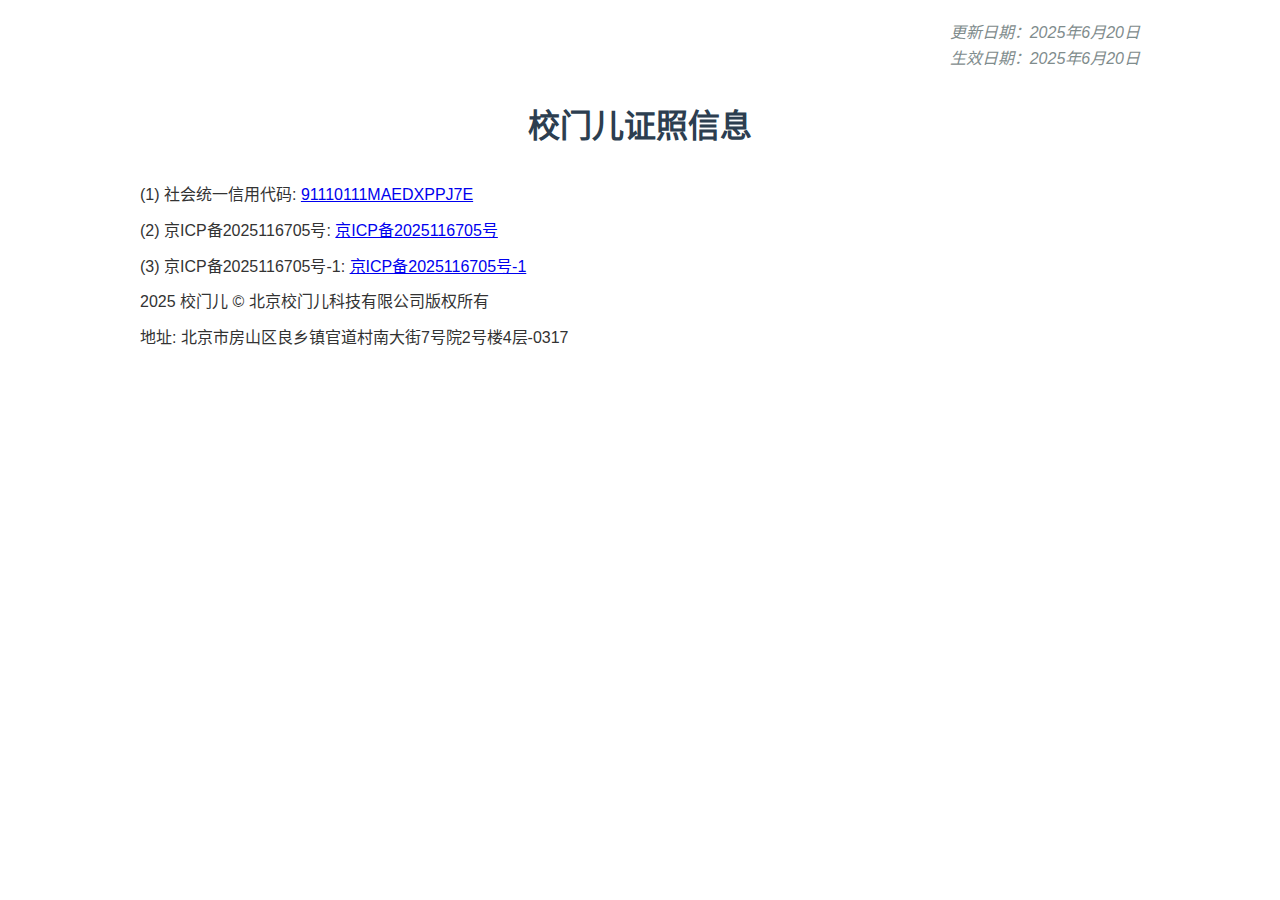
<file: certificate.html>
<!DOCTYPE html>
<html lang="zh-CN">
<head>
    <meta charset="UTF-8">
    <meta name="viewport" content="width=device-width, initial-scale=1.0">
    <title>校门儿证照信息</title>
    <style>
        body {
            font-family: Arial, sans-serif;
            line-height: 1.6;
            margin: 0;
            padding: 20px;
            color: #333;
            max-width: 1000px;
            margin: 0 auto;
        }
        h1 {
            text-align: center;
            margin-bottom: 30px;
            color: #2c3e50;
        }
        h2 {
            color: #3498db;
            margin-top: 30px;
            padding-bottom: 5px;
            border-bottom: 1px solid #eee;
        }
        p {
            margin: 10px 0;
        }
        ul, ol {
            margin: 15px 0;
            padding-left: 30px;
        }
        li {
            margin-bottom: 8px;
        }
        .highlight {
            font-weight: bold;
        }
        .update-date {
            text-align: right;
            font-style: italic;
            color: #7f8c8d;
            margin-bottom: 30px;
        }
        .contact-info {
            background-color: #f9f9f9;
            padding: 15px;
            border-radius: 5px;
            margin-top: 20px;
        }
    </style>
</head>
<body>
    <div class="update-date">
        更新日期：2025年6月20日<br>
        生效日期：2025年6月20日
    </div>

    <h1>校门儿证照信息</h1>

    <p>(1) 社会统一信用代码: <a href="yyzz.png">91110111MAEDXPPJ7E</a></p>
    <p>(2) 京ICP备2025116705号: <a href="https://tsm.miit.gov.cn/dxxzsp/">京ICP备2025116705号</a></p>
    <p>(3) 京ICP备2025116705号-1: <a href="https://beian.miit.gov.cn/#/Integrated/index">京ICP备2025116705号-1</a></p>
    <p>2025 校门儿 © 北京校门儿科技有限公司版权所有</p>
    <p>地址: 北京市房山区良乡镇官道村南大街7号院2号楼4层-0317</p>
</body>
</html>
</file>
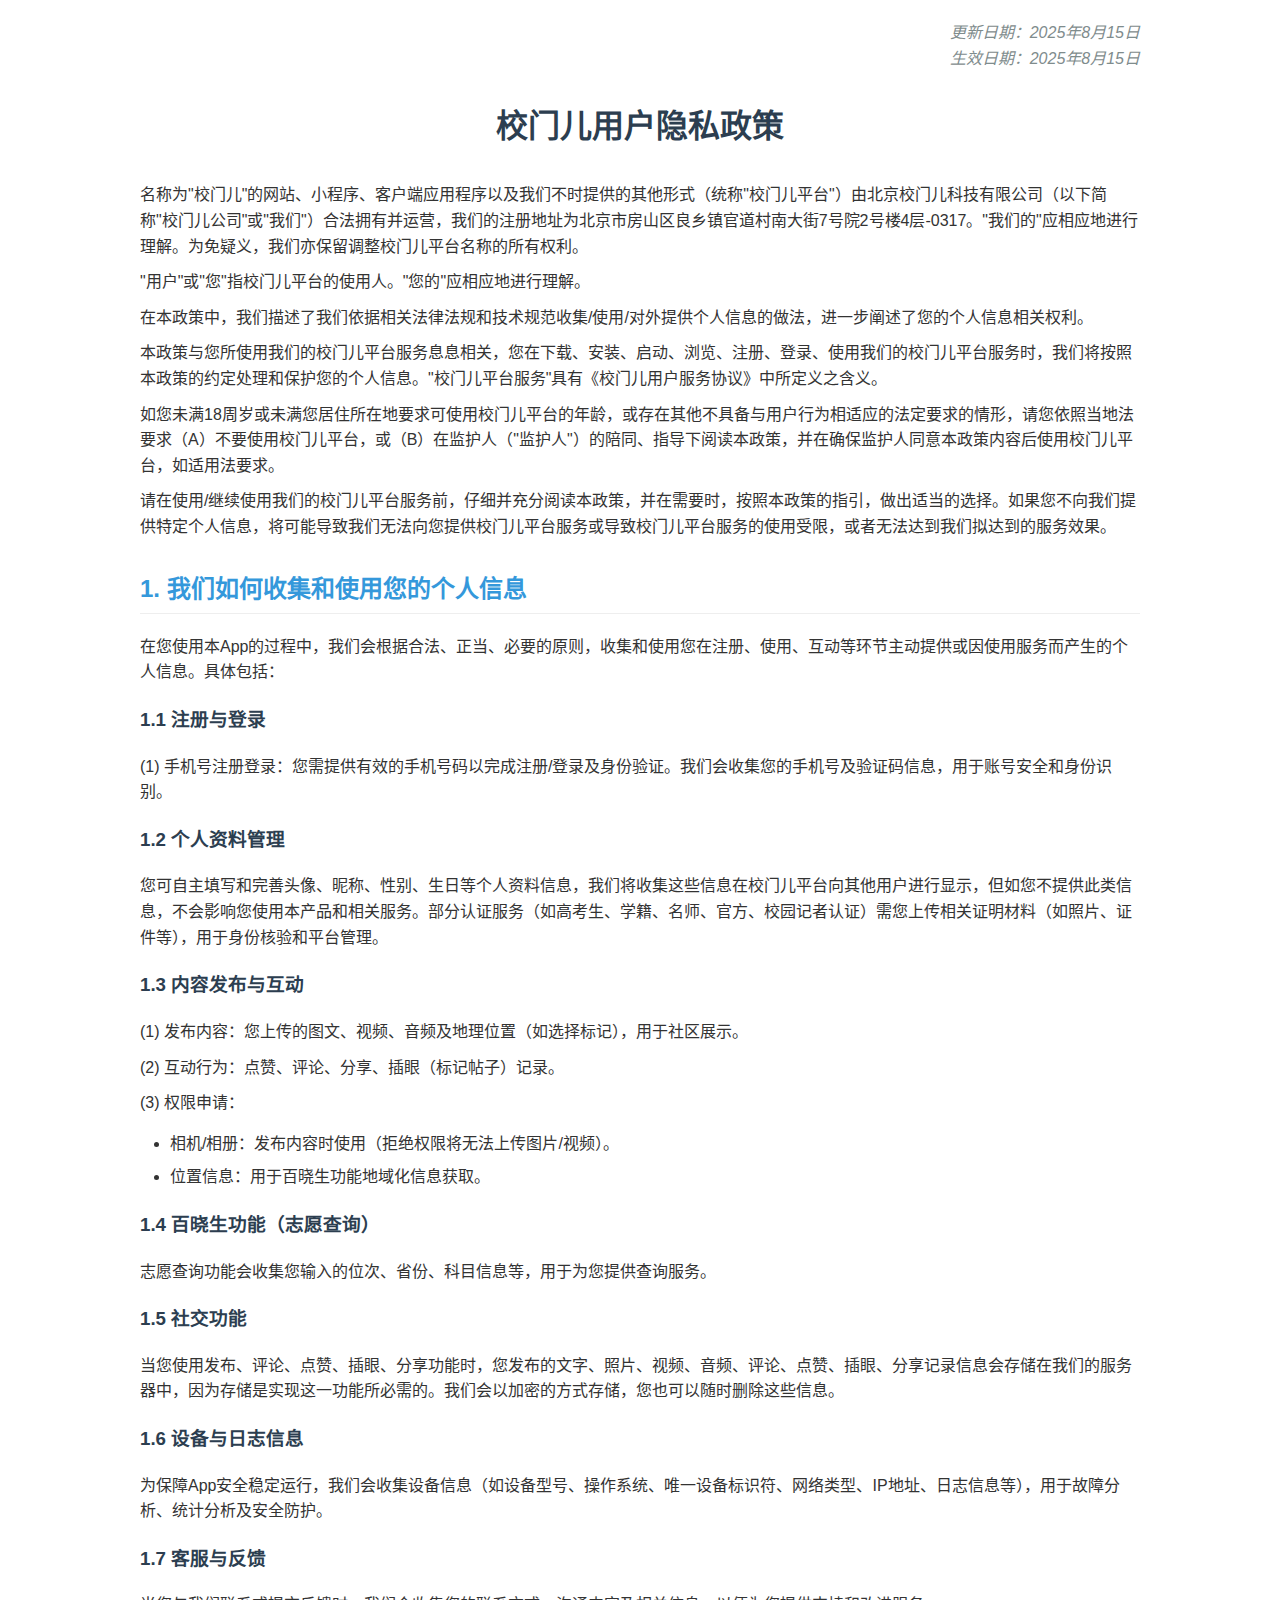
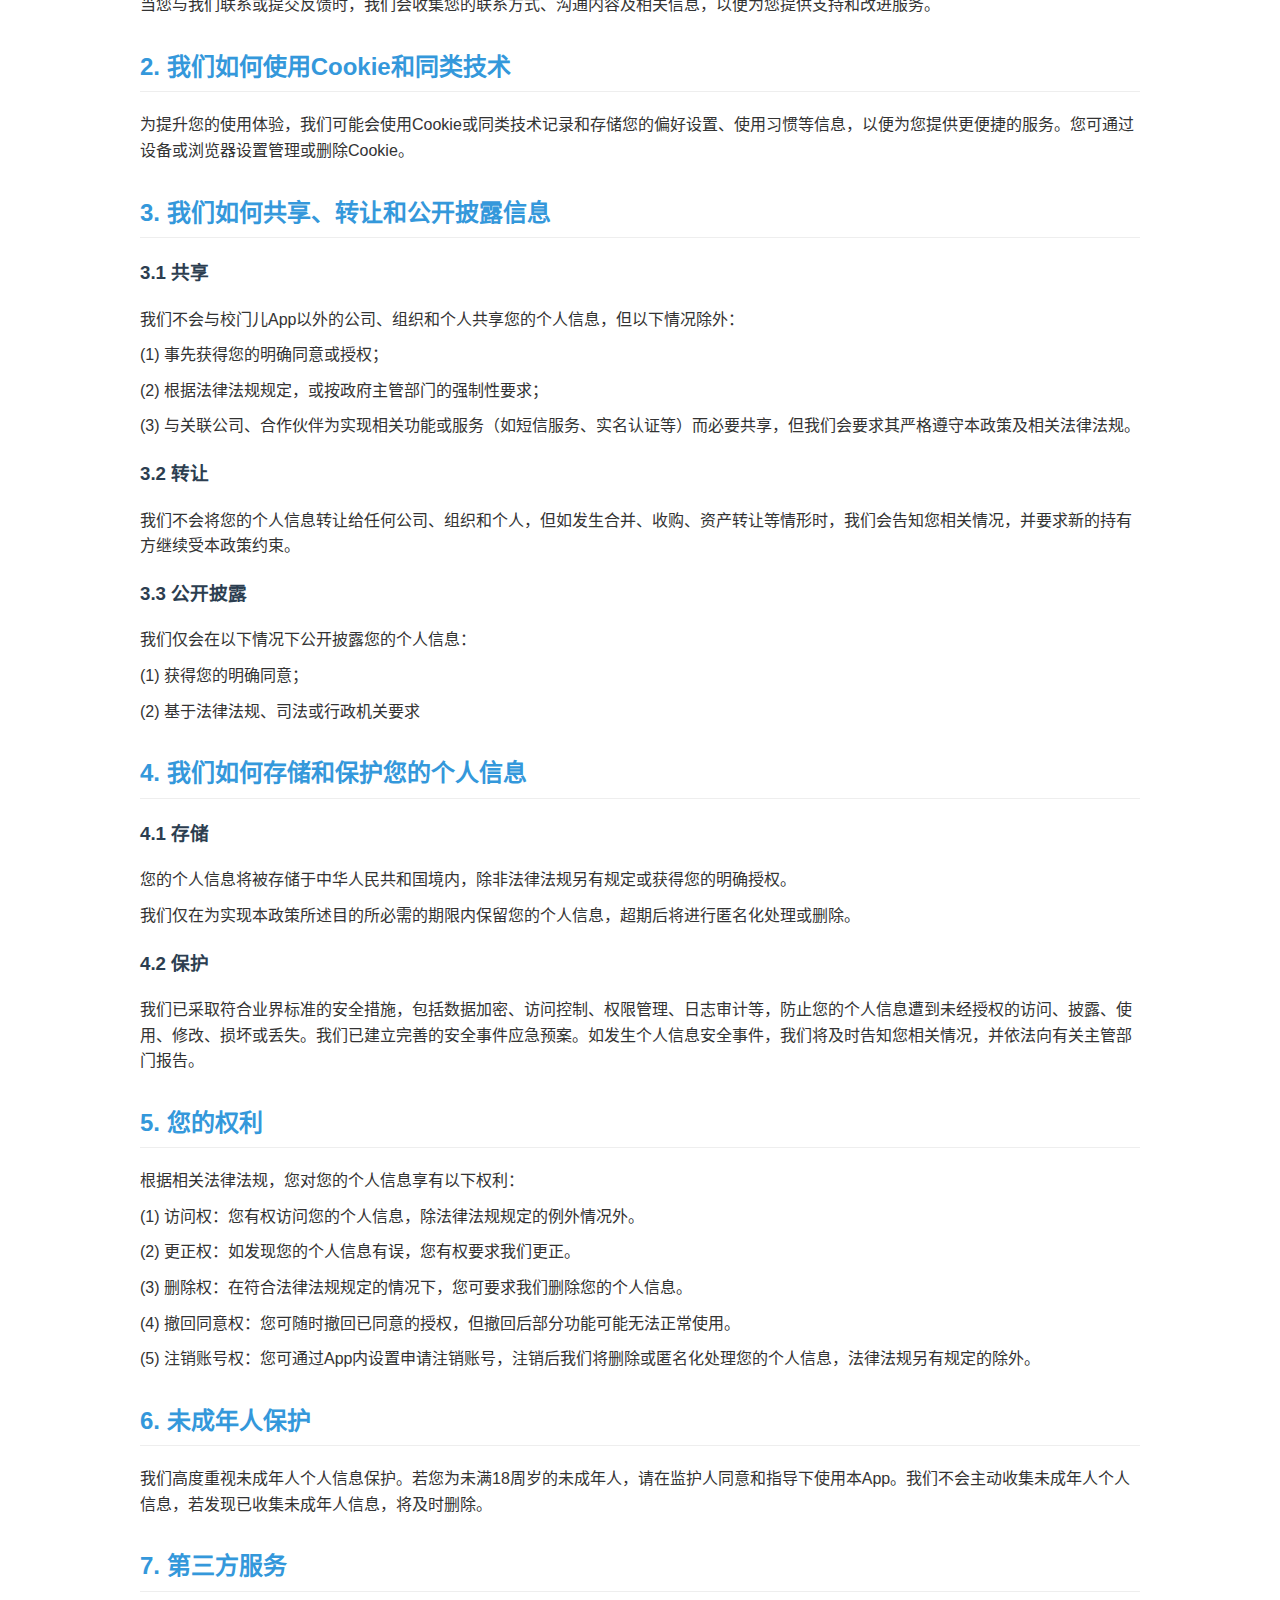
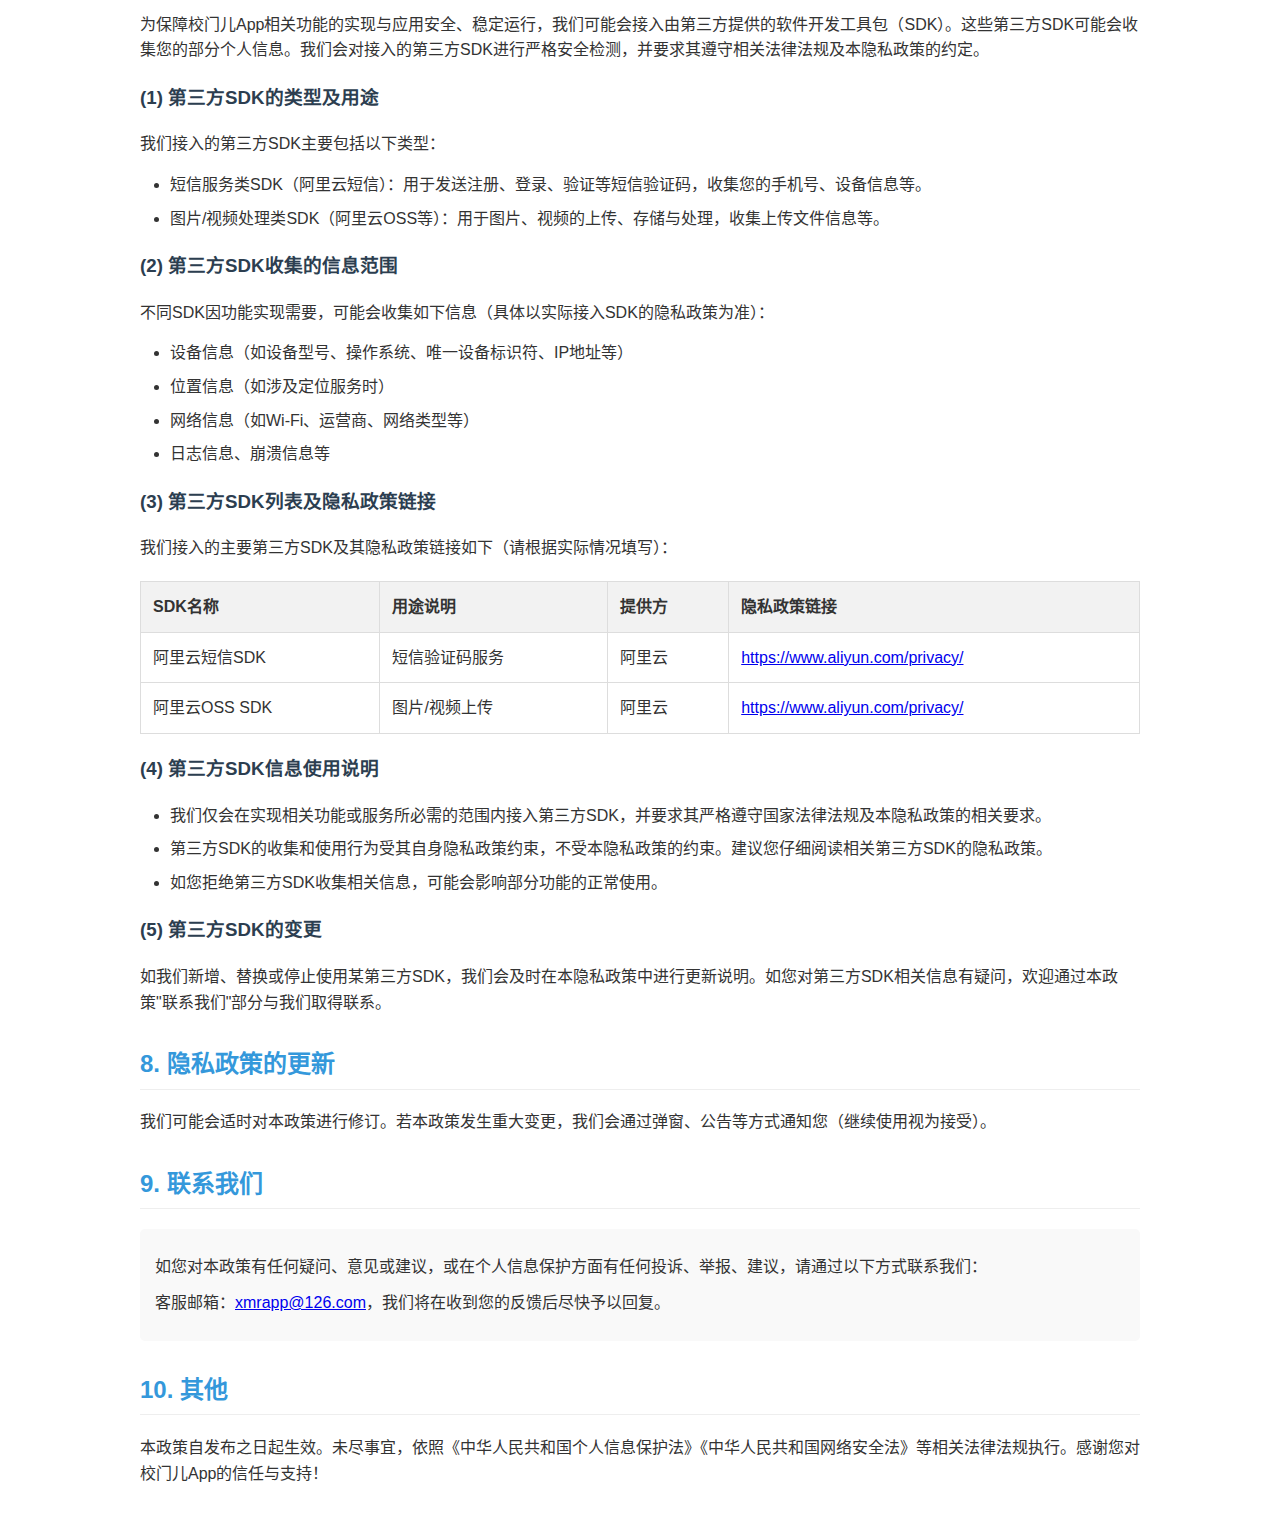
<file: privacy.html>
<!DOCTYPE html>
<html lang="zh-CN">
<head>
    <meta charset="UTF-8">
    <meta name="viewport" content="width=device-width, initial-scale=1.0">
    <title>校门儿App用户隐私政策</title>
    <style>
        body {
            font-family: Arial, sans-serif;
            line-height: 1.6;
            margin: 0;
            padding: 20px;
            color: #333;
            max-width: 1000px;
            margin: 0 auto;
        }
        h1 {
            text-align: center;
            margin-bottom: 30px;
            color: #2c3e50;
        }
        h2 {
            color: #3498db;
            margin-top: 30px;
            padding-bottom: 5px;
            border-bottom: 1px solid #eee;
        }
        h3 {
            color: #2c3e50;
            margin-top: 20px;
        }
        p {
            margin: 10px 0;
        }
        ul, ol {
            margin: 15px 0;
            padding-left: 30px;
        }
        li {
            margin-bottom: 8px;
        }
        table {
            width: 100%;
            border-collapse: collapse;
            margin: 20px 0;
        }
        th, td {
            border: 1px solid #ddd;
            padding: 12px;
            text-align: left;
        }
        th {
            background-color: #f2f2f2;
        }
        .update-date {
            text-align: right;
            font-style: italic;
            color: #7f8c8d;
            margin-bottom: 30px;
        }
        .contact-info {
            background-color: #f9f9f9;
            padding: 15px;
            border-radius: 5px;
            margin-top: 20px;
        }
    </style>
</head>
<body>
    <div class="update-date">
        更新日期：2025年8月15日<br>
        生效日期：2025年8月15日
    </div>

    <h1>校门儿用户隐私政策</h1>

    <p>名称为"校门儿"的网站、小程序、客户端应用程序以及我们不时提供的其他形式（统称"校门儿平台"）由北京校门儿科技有限公司（以下简称"校门儿公司"或"我们"）合法拥有并运营，我们的注册地址为北京市房山区良乡镇官道村南大街7号院2号楼4层-0317。"我们的"应相应地进行理解。为免疑义，我们亦保留调整校门儿平台名称的所有权利。</p>

    <p>"用户"或"您"指校门儿平台的使用人。"您的"应相应地进行理解。</p>

    <p>在本政策中，我们描述了我们依据相关法律法规和技术规范收集/使用/对外提供个人信息的做法，进一步阐述了您的个人信息相关权利。</p>

    <p>本政策与您所使用我们的校门儿平台服务息息相关，您在下载、安装、启动、浏览、注册、登录、使用我们的校门儿平台服务时，我们将按照本政策的约定处理和保护您的个人信息。"校门儿平台服务"具有《校门儿用户服务协议》中所定义之含义。</p>

    <p>如您未满18周岁或未满您居住所在地要求可使用校门儿平台的年龄，或存在其他不具备与用户行为相适应的法定要求的情形，请您依照当地法要求（A）不要使用校门儿平台，或（B）在监护人（"监护人"）的陪同、指导下阅读本政策，并在确保监护人同意本政策内容后使用校门儿平台，如适用法要求。</p>

    <p>请在使用/继续使用我们的校门儿平台服务前，仔细并充分阅读本政策，并在需要时，按照本政策的指引，做出适当的选择。如果您不向我们提供特定个人信息，将可能导致我们无法向您提供校门儿平台服务或导致校门儿平台服务的使用受限，或者无法达到我们拟达到的服务效果。</p>

    <h2>1. 我们如何收集和使用您的个人信息</h2>

    <p>在您使用本App的过程中，我们会根据合法、正当、必要的原则，收集和使用您在注册、使用、互动等环节主动提供或因使用服务而产生的个人信息。具体包括：</p>

    <h3>1.1 注册与登录</h3>
    <p>(1) 手机号注册登录：您需提供有效的手机号码以完成注册/登录及身份验证。我们会收集您的手机号及验证码信息，用于账号安全和身份识别。</p>

    <h3>1.2 个人资料管理</h3>
    <p>您可自主填写和完善头像、昵称、性别、生日等个人资料信息，我们将收集这些信息在校门儿平台向其他用户进行显示，但如您不提供此类信息，不会影响您使用本产品和相关服务。部分认证服务（如高考生、学籍、名师、官方、校园记者认证）需您上传相关证明材料（如照片、证件等），用于身份核验和平台管理。</p>

    <h3>1.3 内容发布与互动</h3>
    <p>(1) 发布内容：您上传的图文、视频、音频及地理位置（如选择标记），用于社区展示。</p>
    <p>(2) 互动行为：点赞、评论、分享、插眼（标记帖子）记录。</p>
    <p>(3) 权限申请：</p>
    <ul>
        <li>相机/相册：发布内容时使用（拒绝权限将无法上传图片/视频）。</li>
        <li>位置信息：用于百晓生功能地域化信息获取。</li>
    </ul>

    <h3>1.4 百晓生功能（志愿查询）</h3>
    <p>志愿查询功能会收集您输入的位次、省份、科目信息等，用于为您提供查询服务。</p>

    <h3>1.5 社交功能</h3>
    <p>当您使用发布、评论、点赞、插眼、分享功能时，您发布的文字、照片、视频、音频、评论、点赞、插眼、分享记录信息会存储在我们的服务器中，因为存储是实现这一功能所必需的。我们会以加密的方式存储，您也可以随时删除这些信息。</p>

    <h3>1.6 设备与日志信息</h3>
    <p>为保障App安全稳定运行，我们会收集设备信息（如设备型号、操作系统、唯一设备标识符、网络类型、IP地址、日志信息等），用于故障分析、统计分析及安全防护。</p>

    <h3>1.7 客服与反馈</h3>
    <p>当您与我们联系或提交反馈时，我们会收集您的联系方式、沟通内容及相关信息，以便为您提供支持和改进服务。</p>

    <h2>2. 我们如何使用Cookie和同类技术</h2>
    <p>为提升您的使用体验，我们可能会使用Cookie或同类技术记录和存储您的偏好设置、使用习惯等信息，以便为您提供更便捷的服务。您可通过设备或浏览器设置管理或删除Cookie。</p>

    <h2>3. 我们如何共享、转让和公开披露信息</h2>

    <h3>3.1 共享</h3>
    <p>我们不会与校门儿App以外的公司、组织和个人共享您的个人信息，但以下情况除外：</p>
    <p>(1) 事先获得您的明确同意或授权；</p>
    <p>(2) 根据法律法规规定，或按政府主管部门的强制性要求；</p>
    <p>(3) 与关联公司、合作伙伴为实现相关功能或服务（如短信服务、实名认证等）而必要共享，但我们会要求其严格遵守本政策及相关法律法规。</p>

    <h3>3.2 转让</h3>
    <p>我们不会将您的个人信息转让给任何公司、组织和个人，但如发生合并、收购、资产转让等情形时，我们会告知您相关情况，并要求新的持有方继续受本政策约束。</p>

    <h3>3.3 公开披露</h3>
    <p>我们仅会在以下情况下公开披露您的个人信息：</p>
    <p>(1) 获得您的明确同意；</p>
    <p>(2) 基于法律法规、司法或行政机关要求</p>

    <h2>4. 我们如何存储和保护您的个人信息</h2>

    <h3>4.1 存储</h3>
    <p>您的个人信息将被存储于中华人民共和国境内，除非法律法规另有规定或获得您的明确授权。</p>
    <p>我们仅在为实现本政策所述目的所必需的期限内保留您的个人信息，超期后将进行匿名化处理或删除。</p>

    <h3>4.2 保护</h3>
    <p>我们已采取符合业界标准的安全措施，包括数据加密、访问控制、权限管理、日志审计等，防止您的个人信息遭到未经授权的访问、披露、使用、修改、损坏或丢失。我们已建立完善的安全事件应急预案。如发生个人信息安全事件，我们将及时告知您相关情况，并依法向有关主管部门报告。</p>

    <h2>5. 您的权利</h2>
    <p>根据相关法律法规，您对您的个人信息享有以下权利：</p>
    <p>(1) 访问权：您有权访问您的个人信息，除法律法规规定的例外情况外。</p>
    <p>(2) 更正权：如发现您的个人信息有误，您有权要求我们更正。</p>
    <p>(3) 删除权：在符合法律法规规定的情况下，您可要求我们删除您的个人信息。</p>
    <p>(4) 撤回同意权：您可随时撤回已同意的授权，但撤回后部分功能可能无法正常使用。</p>
    <p>(5) 注销账号权：您可通过App内设置申请注销账号，注销后我们将删除或匿名化处理您的个人信息，法律法规另有规定的除外。</p>

    <h2>6. 未成年人保护</h2>
    <p>我们高度重视未成年人个人信息保护。若您为未满18周岁的未成年人，请在监护人同意和指导下使用本App。我们不会主动收集未成年人个人信息，若发现已收集未成年人信息，将及时删除。</p>

    <h2>7. 第三方服务</h2>
    <p>为保障校门儿App相关功能的实现与应用安全、稳定运行，我们可能会接入由第三方提供的软件开发工具包（SDK）。这些第三方SDK可能会收集您的部分个人信息。我们会对接入的第三方SDK进行严格安全检测，并要求其遵守相关法律法规及本隐私政策的约定。</p>

    <h3>(1) 第三方SDK的类型及用途</h3>
    <p>我们接入的第三方SDK主要包括以下类型：</p>
    <ul>
        <li>短信服务类SDK（阿里云短信）：用于发送注册、登录、验证等短信验证码，收集您的手机号、设备信息等。</li>
        <li>图片/视频处理类SDK（阿里云OSS等）：用于图片、视频的上传、存储与处理，收集上传文件信息等。</li>
    </ul>

    <h3>(2) 第三方SDK收集的信息范围</h3>
    <p>不同SDK因功能实现需要，可能会收集如下信息（具体以实际接入SDK的隐私政策为准）：</p>
    <ul>
        <li>设备信息（如设备型号、操作系统、唯一设备标识符、IP地址等）</li>
        <li>位置信息（如涉及定位服务时）</li>
        <li>网络信息（如Wi-Fi、运营商、网络类型等）</li>
        <li>日志信息、崩溃信息等</li>
    </ul>

    <h3>(3) 第三方SDK列表及隐私政策链接</h3>
    <p>我们接入的主要第三方SDK及其隐私政策链接如下（请根据实际情况填写）：</p>
    <table>
        <thead>
            <tr>
                <th>SDK名称</th>
                <th>用途说明</th>
                <th>提供方</th>
                <th>隐私政策链接</th>
            </tr>
        </thead>
        <tbody>
            <tr>
                <td>阿里云短信SDK</td>
                <td>短信验证码服务</td>
                <td>阿里云</td>
                <td><a href="https://terms.aliyun.com/legal-agreement/terms/suit_bu1_ali_cloud/suit_bu1_ali_cloud202107091605_49213.html?spm=a2c4g.11186623.0.0.3c6975536YxfkP/" target="_blank">https://www.aliyun.com/privacy/</a></td>
            </tr>
            <tr>
                <td>阿里云OSS SDK</td>
                <td>图片/视频上传</td>
                <td>阿里云</td>
                <td><a href="https://terms.aliyun.com/legal-agreement/terms/suit_bu1_ali_cloud/suit_bu1_ali_cloud202107091605_49213.html?spm=a2c4g.11186623.0.0.3c6975536YxfkP/" target="_blank">https://www.aliyun.com/privacy/</a></td>
            </tr>
        </tbody>
    </table>

    <h3>(4) 第三方SDK信息使用说明</h3>
    <ul>
        <li>我们仅会在实现相关功能或服务所必需的范围内接入第三方SDK，并要求其严格遵守国家法律法规及本隐私政策的相关要求。</li>
        <li>第三方SDK的收集和使用行为受其自身隐私政策约束，不受本隐私政策的约束。建议您仔细阅读相关第三方SDK的隐私政策。</li>
        <li>如您拒绝第三方SDK收集相关信息，可能会影响部分功能的正常使用。</li>
    </ul>

    <h3>(5) 第三方SDK的变更</h3>
    <p>如我们新增、替换或停止使用某第三方SDK，我们会及时在本隐私政策中进行更新说明。如您对第三方SDK相关信息有疑问，欢迎通过本政策"联系我们"部分与我们取得联系。</p>

    <h2>8. 隐私政策的更新</h2>
    <p>我们可能会适时对本政策进行修订。若本政策发生重大变更，我们会通过弹窗、公告等方式通知您（继续使用视为接受）。</p>

    <h2>9. 联系我们</h2>
    <div class="contact-info">
        <p>如您对本政策有任何疑问、意见或建议，或在个人信息保护方面有任何投诉、举报、建议，请通过以下方式联系我们：</p>
        <p>客服邮箱：<a href="mailto:xmrapp@126.com">xmrapp@126.com</a>，我们将在收到您的反馈后尽快予以回复。</p>
    </div>

    <h2>10. 其他</h2>
    <p>本政策自发布之日起生效。未尽事宜，依照《中华人民共和国个人信息保护法》《中华人民共和国网络安全法》等相关法律法规执行。感谢您对校门儿App的信任与支持！</p>
</body>
</html>
</file>
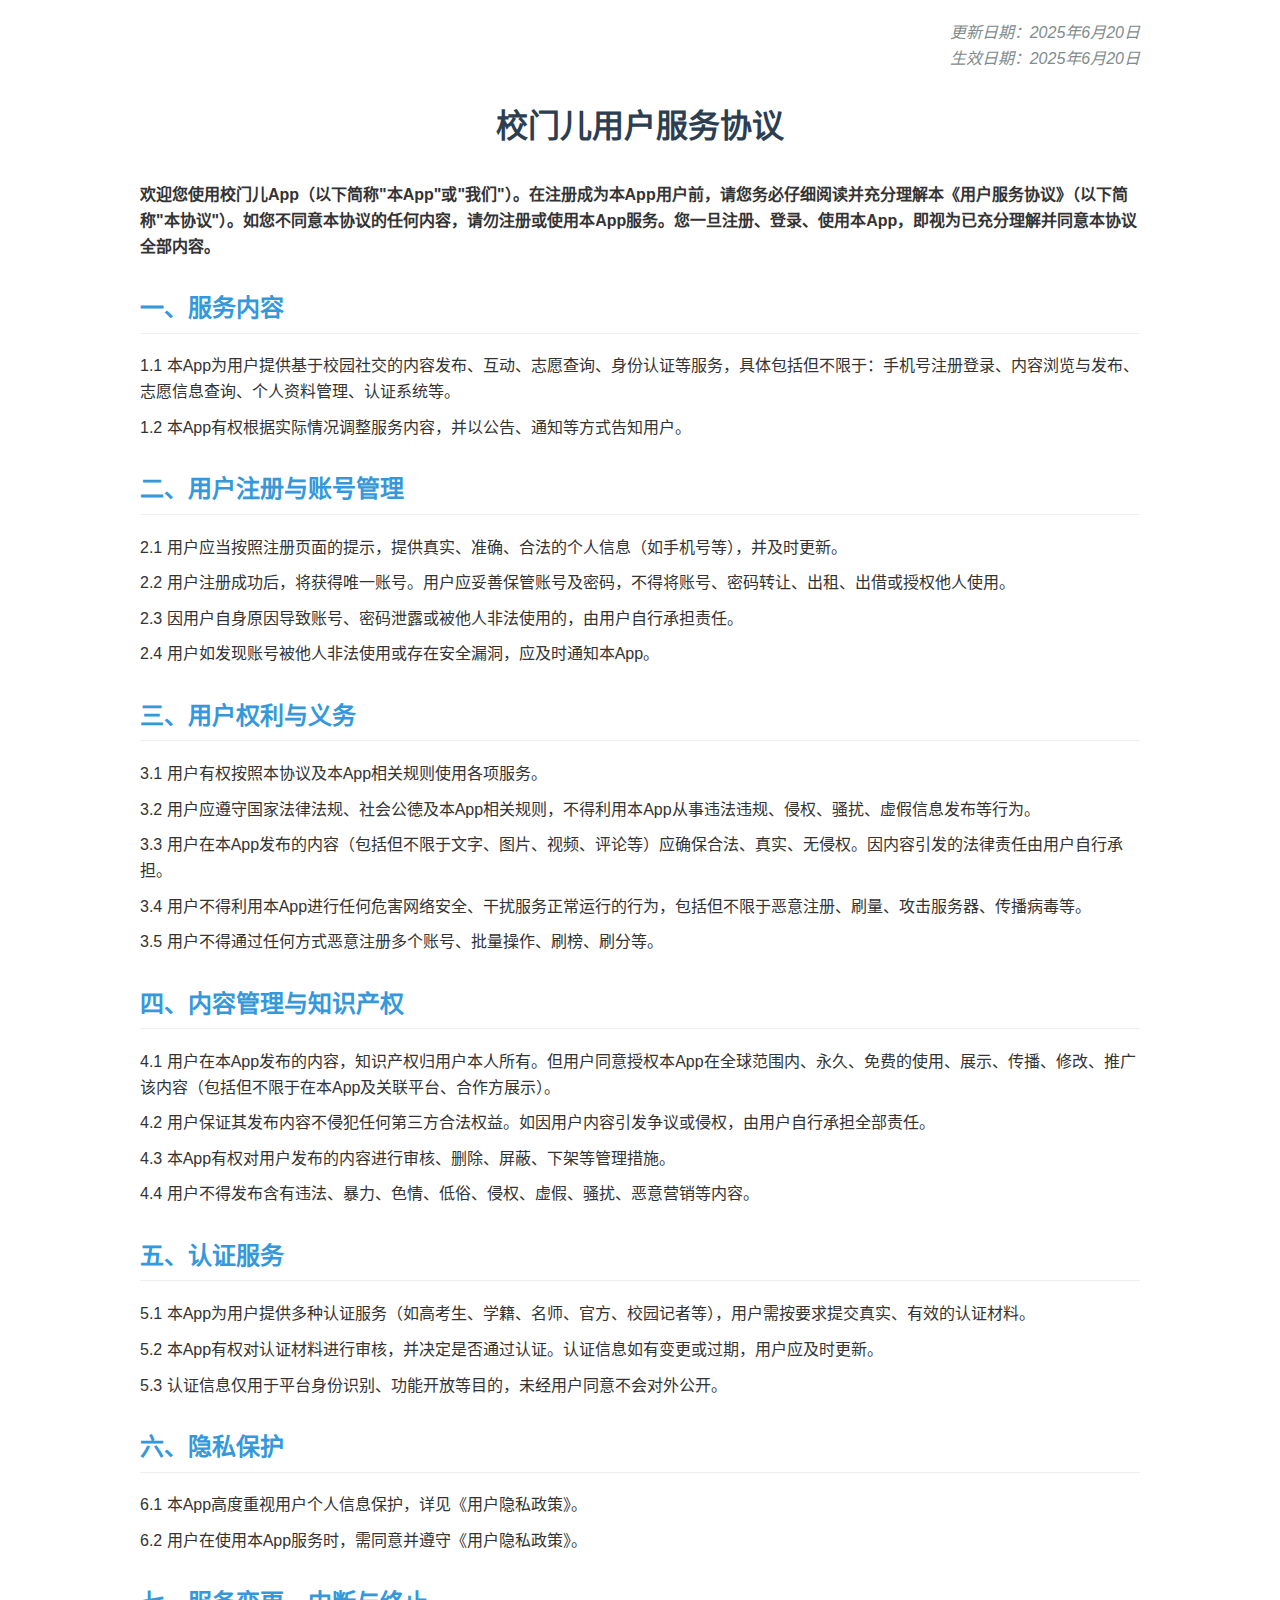
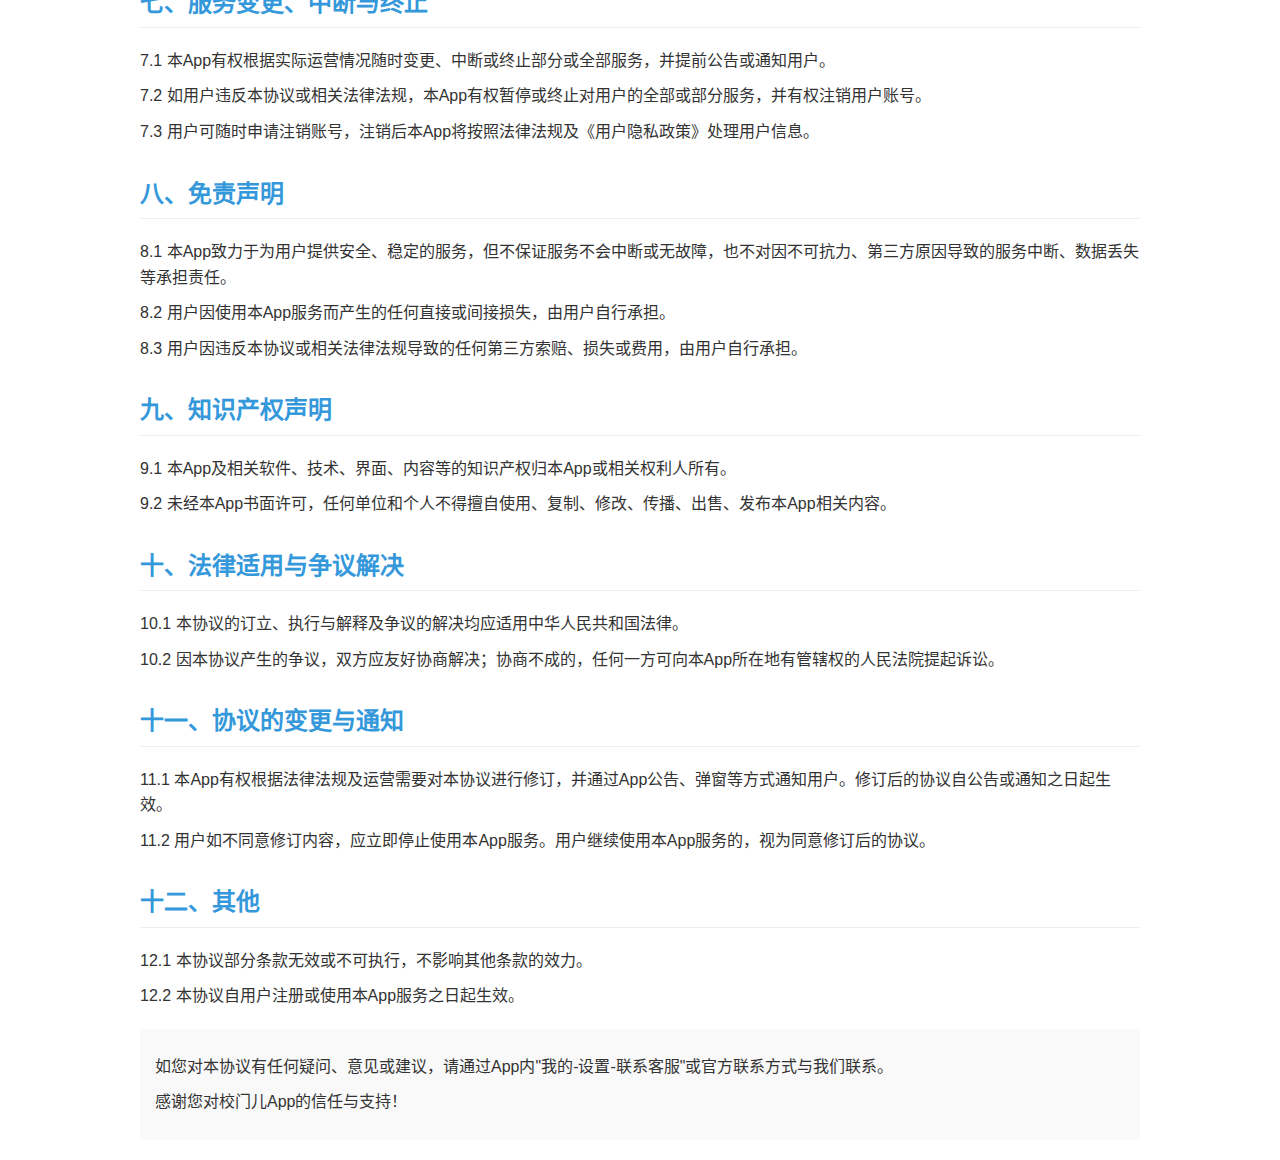
<file: service.html>
<!DOCTYPE html>
<html lang="zh-CN">
<head>
    <meta charset="UTF-8">
    <meta name="viewport" content="width=device-width, initial-scale=1.0">
    <title>校门儿用户服务协议</title>
    <style>
        body {
            font-family: Arial, sans-serif;
            line-height: 1.6;
            margin: 0;
            padding: 20px;
            color: #333;
            max-width: 1000px;
            margin: 0 auto;
        }
        h1 {
            text-align: center;
            margin-bottom: 30px;
            color: #2c3e50;
        }
        h2 {
            color: #3498db;
            margin-top: 30px;
            padding-bottom: 5px;
            border-bottom: 1px solid #eee;
        }
        p {
            margin: 10px 0;
        }
        ul, ol {
            margin: 15px 0;
            padding-left: 30px;
        }
        li {
            margin-bottom: 8px;
        }
        .highlight {
            font-weight: bold;
        }
        .update-date {
            text-align: right;
            font-style: italic;
            color: #7f8c8d;
            margin-bottom: 30px;
        }
        .contact-info {
            background-color: #f9f9f9;
            padding: 15px;
            border-radius: 5px;
            margin-top: 20px;
        }
    </style>
</head>
<body>
    <div class="update-date">
        更新日期：2025年6月20日<br>
        生效日期：2025年6月20日
    </div>

    <h1>校门儿用户服务协议</h1>

    <p class="highlight">欢迎您使用校门儿App（以下简称"本App"或"我们"）。在注册成为本App用户前，请您务必仔细阅读并充分理解本《用户服务协议》（以下简称"本协议"）。如您不同意本协议的任何内容，请勿注册或使用本App服务。您一旦注册、登录、使用本App，即视为已充分理解并同意本协议全部内容。</p>

    <h2>一、服务内容</h2>
    <p>1.1 本App为用户提供基于校园社交的内容发布、互动、志愿查询、身份认证等服务，具体包括但不限于：手机号注册登录、内容浏览与发布、志愿信息查询、个人资料管理、认证系统等。</p>
    <p>1.2 本App有权根据实际情况调整服务内容，并以公告、通知等方式告知用户。</p>

    <h2>二、用户注册与账号管理</h2>
    <p>2.1 用户应当按照注册页面的提示，提供真实、准确、合法的个人信息（如手机号等），并及时更新。</p>
    <p>2.2 用户注册成功后，将获得唯一账号。用户应妥善保管账号及密码，不得将账号、密码转让、出租、出借或授权他人使用。</p>
    <p>2.3 因用户自身原因导致账号、密码泄露或被他人非法使用的，由用户自行承担责任。</p>
    <p>2.4 用户如发现账号被他人非法使用或存在安全漏洞，应及时通知本App。</p>

    <h2>三、用户权利与义务</h2>
    <p>3.1 用户有权按照本协议及本App相关规则使用各项服务。</p>
    <p>3.2 用户应遵守国家法律法规、社会公德及本App相关规则，不得利用本App从事违法违规、侵权、骚扰、虚假信息发布等行为。</p>
    <p>3.3 用户在本App发布的内容（包括但不限于文字、图片、视频、评论等）应确保合法、真实、无侵权。因内容引发的法律责任由用户自行承担。</p>
    <p>3.4 用户不得利用本App进行任何危害网络安全、干扰服务正常运行的行为，包括但不限于恶意注册、刷量、攻击服务器、传播病毒等。</p>
    <p>3.5 用户不得通过任何方式恶意注册多个账号、批量操作、刷榜、刷分等。</p>

    <h2>四、内容管理与知识产权</h2>
    <p>4.1 用户在本App发布的内容，知识产权归用户本人所有。但用户同意授权本App在全球范围内、永久、免费的使用、展示、传播、修改、推广该内容（包括但不限于在本App及关联平台、合作方展示）。</p>
    <p>4.2 用户保证其发布内容不侵犯任何第三方合法权益。如因用户内容引发争议或侵权，由用户自行承担全部责任。</p>
    <p>4.3 本App有权对用户发布的内容进行审核、删除、屏蔽、下架等管理措施。</p>
    <p>4.4 用户不得发布含有违法、暴力、色情、低俗、侵权、虚假、骚扰、恶意营销等内容。</p>

    <h2>五、认证服务</h2>
    <p>5.1 本App为用户提供多种认证服务（如高考生、学籍、名师、官方、校园记者等），用户需按要求提交真实、有效的认证材料。</p>
    <p>5.2 本App有权对认证材料进行审核，并决定是否通过认证。认证信息如有变更或过期，用户应及时更新。</p>
    <p>5.3 认证信息仅用于平台身份识别、功能开放等目的，未经用户同意不会对外公开。</p>

    <h2>六、隐私保护</h2>
    <p>6.1 本App高度重视用户个人信息保护，详见《用户隐私政策》。</p>
    <p>6.2 用户在使用本App服务时，需同意并遵守《用户隐私政策》。</p>

    <h2>七、服务变更、中断与终止</h2>
    <p>7.1 本App有权根据实际运营情况随时变更、中断或终止部分或全部服务，并提前公告或通知用户。</p>
    <p>7.2 如用户违反本协议或相关法律法规，本App有权暂停或终止对用户的全部或部分服务，并有权注销用户账号。</p>
    <p>7.3 用户可随时申请注销账号，注销后本App将按照法律法规及《用户隐私政策》处理用户信息。</p>

    <h2>八、免责声明</h2>
    <p>8.1 本App致力于为用户提供安全、稳定的服务，但不保证服务不会中断或无故障，也不对因不可抗力、第三方原因导致的服务中断、数据丢失等承担责任。</p>
    <p>8.2 用户因使用本App服务而产生的任何直接或间接损失，由用户自行承担。</p>
    <p>8.3 用户因违反本协议或相关法律法规导致的任何第三方索赔、损失或费用，由用户自行承担。</p>

    <h2>九、知识产权声明</h2>
    <p>9.1 本App及相关软件、技术、界面、内容等的知识产权归本App或相关权利人所有。</p>
    <p>9.2 未经本App书面许可，任何单位和个人不得擅自使用、复制、修改、传播、出售、发布本App相关内容。</p>

    <h2>十、法律适用与争议解决</h2>
    <p>10.1 本协议的订立、执行与解释及争议的解决均应适用中华人民共和国法律。</p>
    <p>10.2 因本协议产生的争议，双方应友好协商解决；协商不成的，任何一方可向本App所在地有管辖权的人民法院提起诉讼。</p>

    <h2>十一、协议的变更与通知</h2>
    <p>11.1 本App有权根据法律法规及运营需要对本协议进行修订，并通过App公告、弹窗等方式通知用户。修订后的协议自公告或通知之日起生效。</p>
    <p>11.2 用户如不同意修订内容，应立即停止使用本App服务。用户继续使用本App服务的，视为同意修订后的协议。</p>

    <h2>十二、其他</h2>
    <p>12.1 本协议部分条款无效或不可执行，不影响其他条款的效力。</p>
    <p>12.2 本协议自用户注册或使用本App服务之日起生效。</p>
    
    <div class="contact-info">
        <p>如您对本协议有任何疑问、意见或建议，请通过App内"我的-设置-联系客服"或官方联系方式与我们联系。</p>
        <p>感谢您对校门儿App的信任与支持！</p>
    </div>
</body>
</html>
</file>
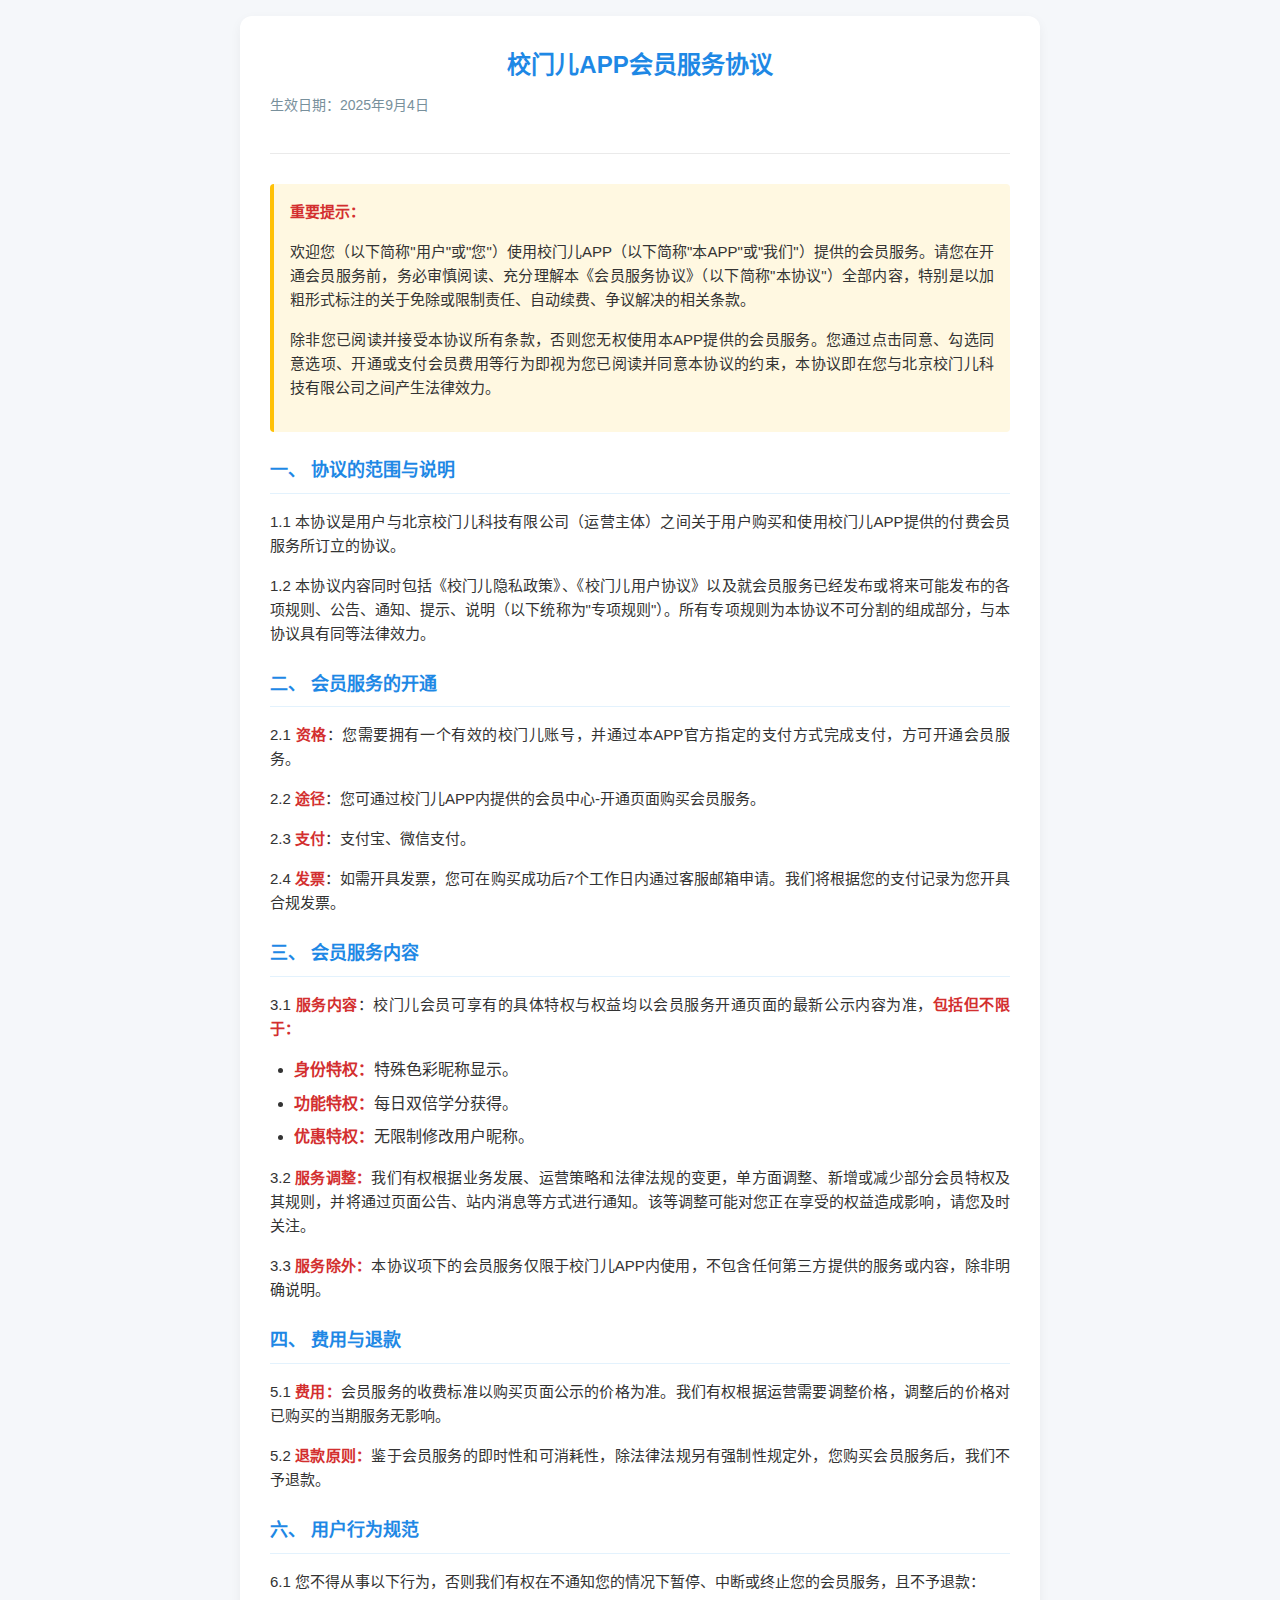
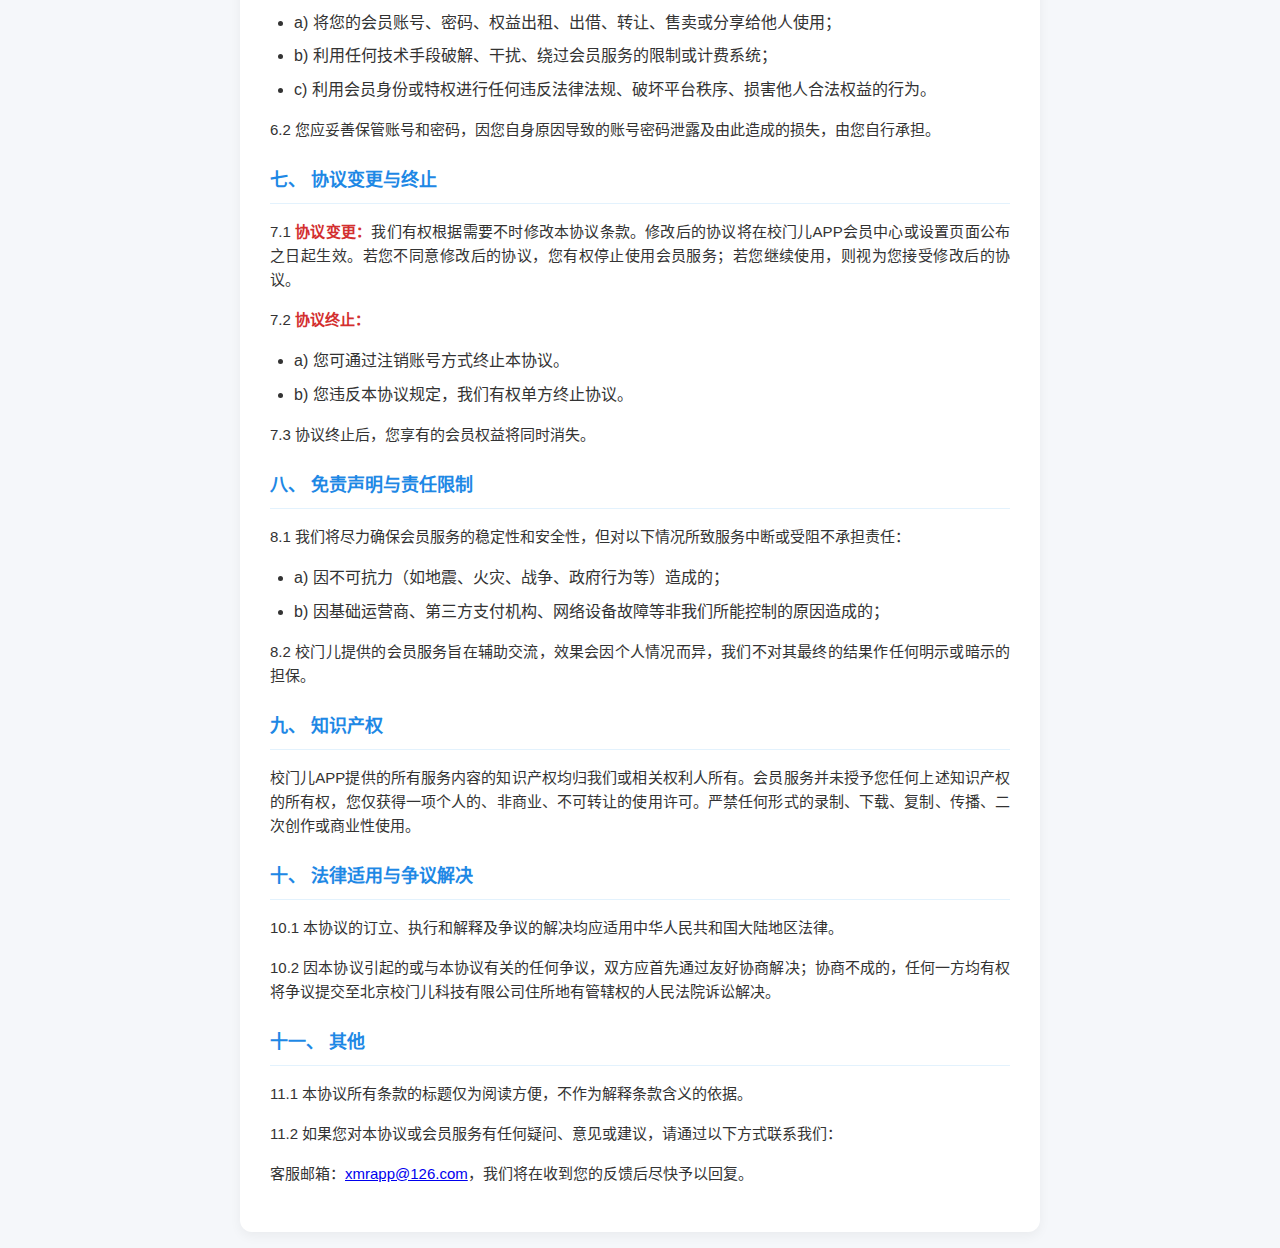
<file: vip.html>
<!DOCTYPE html>
<html lang="zh-CN">
<head>
    <meta charset="UTF-8">
    <meta name="viewport" content="width=device-width, initial-scale=1.0">
    <title>校门儿APP会员服务协议</title>
    <style>
        * {
            margin: 0;
            padding: 0;
            box-sizing: border-box;
            font-family: "PingFang SC", "Microsoft YaHei", sans-serif;
        }
        body {
            background-color: #f5f7fa;
            color: #333;
            line-height: 1.6;
            padding: 16px;
        }
        .container {
            max-width: 800px;
            margin: 0 auto;
            background: white;
            border-radius: 12px;
            box-shadow: 0 4px 12px rgba(0, 0, 0, 0.05);
            padding: 30px;
        }
        header {
            text-align: center;
            margin-bottom: 30px;
            padding-bottom: 20px;
            border-bottom: 1px solid #eaeaea;
        }
        h1 {
            font-size: 24px;
            color: #1e88e5;
            margin-bottom: 10px;
        }
        .effective-date {
            color: #78909c;
            font-size: 14px;
        }
        .important-note {
            background-color: #fff8e1;
            border-left: 4px solid #ffc107;
            padding: 16px;
            margin: 20px 0;
            border-radius: 4px;
            font-size: 14px;
        }
        h2 {
            font-size: 18px;
            color: #1e88e5;
            margin: 24px 0 16px 0;
            padding-bottom: 8px;
            border-bottom: 1px solid #e3f2fd;
        }
        p {
            margin-bottom: 16px;
            font-size: 15px;
            text-align: justify;
        }
        ul {
            padding-left: 24px;
            margin-bottom: 16px;
        }
        li {
            margin-bottom: 8px;
        }
        .highlight {
            font-weight: bold;
            color: #d32f2f;
        }
        .contact-info {
            background-color: #e3f2fd;
            padding: 16px;
            border-radius: 8px;
            margin-top: 24px;
        }
        footer {
            text-align: center;
            margin-top: 30px;
            padding-top: 20px;
            border-top: 1px solid #eaeaea;
            color: #78909c;
            font-size: 14px;
        }
        @media (max-width: 600px) {
            .container {
                padding: 20px 16px;
            }
            h1 {
                font-size: 20px;
            }
            h2 {
                font-size: 16px;
            }
        }
    </style>
</head>
<body>
    <div class="container">
        <header>
            <h1>校门儿APP会员服务协议</h1>
            <p class="effective-date">生效日期：2025年9月4日</p>
        </header>

        <div class="important-note">
            <p class="highlight">重要提示：</p>
            <p>欢迎您（以下简称"用户"或"您"）使用校门儿APP（以下简称"本APP"或"我们"）提供的会员服务。请您在开通会员服务前，务必审慎阅读、充分理解本《会员服务协议》（以下简称"本协议"）全部内容，特别是以加粗形式标注的关于免除或限制责任、自动续费、争议解决的相关条款。</p>
            <p>除非您已阅读并接受本协议所有条款，否则您无权使用本APP提供的会员服务。您通过点击同意、勾选同意选项、开通或支付会员费用等行为即视为您已阅读并同意本协议的约束，本协议即在您与北京校门儿科技有限公司之间产生法律效力。</p>
        </div>

        <h2>一、 协议的范围与说明</h2>
        <p>1.1 本协议是用户与北京校门儿科技有限公司（运营主体）之间关于用户购买和使用校门儿APP提供的付费会员服务所订立的协议。</p>
        <p>1.2 本协议内容同时包括《校门儿隐私政策》、《校门儿用户协议》以及就会员服务已经发布或将来可能发布的各项规则、公告、通知、提示、说明（以下统称为"专项规则"）。所有专项规则为本协议不可分割的组成部分，与本协议具有同等法律效力。</p>

        <h2>二、 会员服务的开通</h2>
        <p>2.1 <span class="highlight">资格</span>：您需要拥有一个有效的校门儿账号，并通过本APP官方指定的支付方式完成支付，方可开通会员服务。</p>
        <p>2.2 <span class="highlight">途径</span>：您可通过校门儿APP内提供的会员中心-开通页面购买会员服务。</p>
        <p>2.3 <span class="highlight">支付</span>：支付宝、微信支付。</p>
        <p>2.4 <span class="highlight">发票</span>：如需开具发票，您可在购买成功后7个工作日内通过客服邮箱申请。我们将根据您的支付记录为您开具合规发票。</p>

        <h2>三、 会员服务内容</h2>
        <p>3.1 <span class="highlight">服务内容</span>：校门儿会员可享有的具体特权与权益均以会员服务开通页面的最新公示内容为准，<span class="highlight">包括但不限于：</span></p>
        <ul>
            <li><span class="highlight">身份特权：</span>特殊色彩昵称显示。</li>
            <li><span class="highlight">功能特权：</span>每日双倍学分获得。</li>
            <li><span class="highlight">优惠特权：</span>无限制修改用户昵称。</li>
        </ul>
        <p>3.2 <span class="highlight">服务调整：</span>我们有权根据业务发展、运营策略和法律法规的变更，单方面调整、新增或减少部分会员特权及其规则，并将通过页面公告、站内消息等方式进行通知。该等调整可能对您正在享受的权益造成影响，请您及时关注。</p>
        <p>3.3 <span class="highlight">服务除外：</span>本协议项下的会员服务仅限于校门儿APP内使用，不包含任何第三方提供的服务或内容，除非明确说明。</p>

        <h2>四、 费用与退款</h2>
        <p>5.1 <span class="highlight">费用：</span>会员服务的收费标准以购买页面公示的价格为准。我们有权根据运营需要调整价格，调整后的价格对已购买的当期服务无影响。</p>
        <p>5.2 <span class="highlight">退款原则：</span>鉴于会员服务的即时性和可消耗性，除法律法规另有强制性规定外，您购买会员服务后，我们不予退款。</p>
    
        <h2>六、 用户行为规范</h2>
        <p>6.1 您不得从事以下行为，否则我们有权在不通知您的情况下暂停、中断或终止您的会员服务，且不予退款：</p>
        <ul>
            <li>a) 将您的会员账号、密码、权益出租、出借、转让、售卖或分享给他人使用；</li>
            <li>b) 利用任何技术手段破解、干扰、绕过会员服务的限制或计费系统；</li>
            <li>c) 利用会员身份或特权进行任何违反法律法规、破坏平台秩序、损害他人合法权益的行为。</li>
        </ul>
        <p>6.2 您应妥善保管账号和密码，因您自身原因导致的账号密码泄露及由此造成的损失，由您自行承担。</p>

        <h2>七、 协议变更与终止</h2>
        <p>7.1 <span class="highlight">协议变更：</span>我们有权根据需要不时修改本协议条款。修改后的协议将在校门儿APP会员中心或设置页面公布之日起生效。若您不同意修改后的协议，您有权停止使用会员服务；若您继续使用，则视为您接受修改后的协议。</p>
        <p>7.2 <span class="highlight">协议终止：</span></p>
        <ul>
            <li>a) 您可通过注销账号方式终止本协议。</li>
            <li>b) 您违反本协议规定，我们有权单方终止协议。</li>
        </ul>
        <p>7.3 协议终止后，您享有的会员权益将同时消失。</p>

        <h2>八、 免责声明与责任限制</h2>
        <p>8.1 我们将尽力确保会员服务的稳定性和安全性，但对以下情况所致服务中断或受阻不承担责任：</p>
        <ul>
            <li>a) 因不可抗力（如地震、火灾、战争、政府行为等）造成的；</li>
            <li>b) 因基础运营商、第三方支付机构、网络设备故障等非我们所能控制的原因造成的；</li>
        </ul>
        <p>8.2 校门儿提供的会员服务旨在辅助交流，效果会因个人情况而异，我们不对其最终的结果作任何明示或暗示的担保。</p>

        <h2>九、 知识产权</h2>
        <p>校门儿APP提供的所有服务内容的知识产权均归我们或相关权利人所有。会员服务并未授予您任何上述知识产权的所有权，您仅获得一项个人的、非商业、不可转让的使用许可。严禁任何形式的录制、下载、复制、传播、二次创作或商业性使用。</p>

        <h2>十、 法律适用与争议解决</h2>
        <p>10.1 本协议的订立、执行和解释及争议的解决均应适用中华人民共和国大陆地区法律。</p>
        <p>10.2 因本协议引起的或与本协议有关的任何争议，双方应首先通过友好协商解决；协商不成的，任何一方均有权将争议提交至北京校门儿科技有限公司住所地有管辖权的人民法院诉讼解决。</p>

        <h2>十一、 其他</h2>
        <p>11.1 本协议所有条款的标题仅为阅读方便，不作为解释条款含义的依据。</p>
        <p>11.2 如果您对本协议或会员服务有任何疑问、意见或建议，请通过以下方式联系我们：</p>
        <p>客服邮箱：<a href="mailto:xmrapp@126.com">xmrapp@126.com</a>，我们将在收到您的反馈后尽快予以回复。</p>
    </div>
</body>
</html>
</file>
